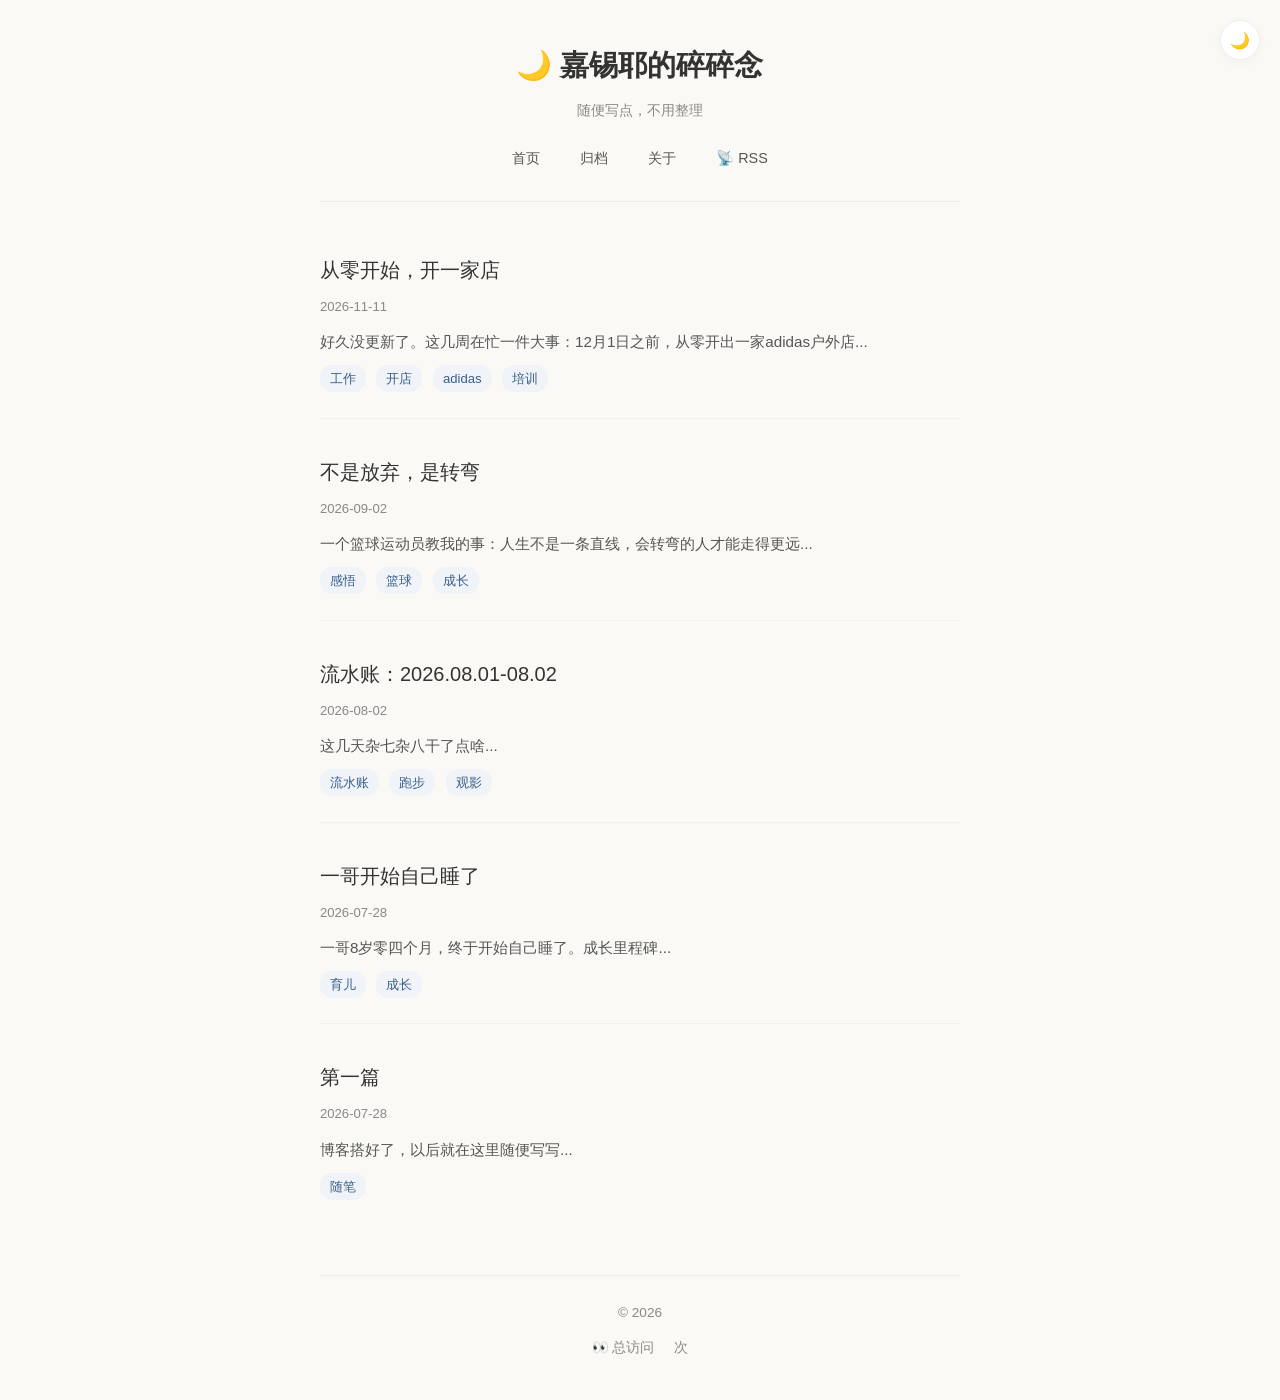
<file: index.html>
<!DOCTYPE html>
<html lang="zh-CN">
<head>
    <meta charset="UTF-8">
    <meta name="viewport" content="width=device-width, initial-scale=1.0">
    <title>嘉锡耶的碎碎念</title>
    <link rel="stylesheet" href="style.css">
    <link rel="alternate" type="application/rss+xml" title="嘉锡耶的碎碎念" href="index.xml" />
    <link rel="icon" href="data:image/svg+xml,<svg xmlns='http://www.w3.org/2000/svg' viewBox='0 0 100 100'><text y='.9em' font-size='90'>🌙</text></svg>">
    
    <!-- Open Graph -->
    <meta property="og:title" content="嘉锡耶的碎碎念">
    <meta property="og:description" content="随便写点，不用整理">
    <meta property="og:url" content="https://sunjiaxi0407.github.io/">
    <meta property="og:type" content="website">
</head>
<body>
    <button id="theme-toggle" title="切换主题">🌙</button>
    
    <div class="container">
        <header>
            <h1>🌙 嘉锡耶的碎碎念</h1>
            <p class="desc">随便写点，不用整理</p>
            <nav>
                <a href="index.html">首页</a>
                <a href="archives.html">归档</a>
                <a href="about.html">关于</a>
                <a href="index.xml">📡 RSS</a>
            </nav>
        </header>

        <main>
            <article class="post">
                <h2><a href="posts/2026-11-11-newstore.html">从零开始，开一家店</a></h2>
                <time>2026-11-11</time>
                <p class="excerpt">好久没更新了。这几周在忙一件大事：12月1日之前，从零开出一家adidas户外店...</p>
                <div class="tags">
                    <span class="tag">工作</span>
                    <span class="tag">开店</span>
                    <span class="tag">adidas</span>
                    <span class="tag">培训</span>
                </div>
            </article>
            
            <article class="post">
                <h2><a href="posts/2026-09-02-pivot.html">不是放弃，是转弯</a></h2>
                <time>2026-09-02</time>
                <p class="excerpt">一个篮球运动员教我的事：人生不是一条直线，会转弯的人才能走得更远...</p>
                <div class="tags">
                    <span class="tag">感悟</span>
                    <span class="tag">篮球</span>
                    <span class="tag">成长</span>
                </div>
            </article>
            
            <article class="post">
                <h2><a href="posts/2026-08-02-daily.html">流水账：2026.08.01-08.02</a></h2>
                <time>2026-08-02</time>
                <p class="excerpt">这几天杂七杂八干了点啥...</p>
                <div class="tags">
                    <span class="tag">流水账</span>
                    <span class="tag">跑步</span>
                    <span class="tag">观影</span>
                </div>
            </article>
            
            <article class="post">
                <h2><a href="posts/2026-07-28-yige.html">一哥开始自己睡了</a></h2>
                <time>2026-07-28</time>
                <p class="excerpt">一哥8岁零四个月，终于开始自己睡了。成长里程碑...</p>
                <div class="tags">
                    <span class="tag">育儿</span>
                    <span class="tag">成长</span>
                </div>
            </article>
            
            <article class="post">
                <h2><a href="posts/2026-07-28-hello.html">第一篇</a></h2>
                <time>2026-07-28</time>
                <p class="excerpt">博客搭好了，以后就在这里随便写写...</p>
                <div class="tags">
                    <span class="tag">随笔</span>
                </div>
            </article>
        </main>

        <footer>
            <p>© 2026</p>
            <div class="stats">
                <span>👀 总访问 <span id="busuanzi_value_site_pv"></span> 次</span>
            </div>
            <script async src="https://busuanzi.ibruce.info/busuanzi/2.3/busuanzi.pure.mini.js"></script>
        </footer>
    </div>
    
    <button id="back-to-top" title="回到顶部">↑</button>
    
    <script>
        // 暗黑模式
        const themeToggle = document.getElementById('theme-toggle');
        const savedTheme = localStorage.getItem('theme');
        if (savedTheme === 'dark') {
            document.documentElement.setAttribute('data-theme', 'dark');
            themeToggle.textContent = '☀️';
        }
        themeToggle.addEventListener('click', () => {
            const isDark = document.documentElement.getAttribute('data-theme') === 'dark';
            if (isDark) {
                document.documentElement.removeAttribute('data-theme');
                localStorage.setItem('theme', 'light');
                themeToggle.textContent = '🌙';
            } else {
                document.documentElement.setAttribute('data-theme', 'dark');
                localStorage.setItem('theme', 'dark');
                themeToggle.textContent = '☀️';
            }
        });
        
        // 回到顶部
        const backToTop = document.getElementById('back-to-top');
        window.addEventListener('scroll', () => {
            if (window.scrollY > 300) {
                backToTop.classList.add('show');
            } else {
                backToTop.classList.remove('show');
            }
        });
        backToTop.addEventListener('click', () => {
            window.scrollTo({ top: 0, behavior: 'smooth' });
        });
    </script>
</body>
</html>
</file>
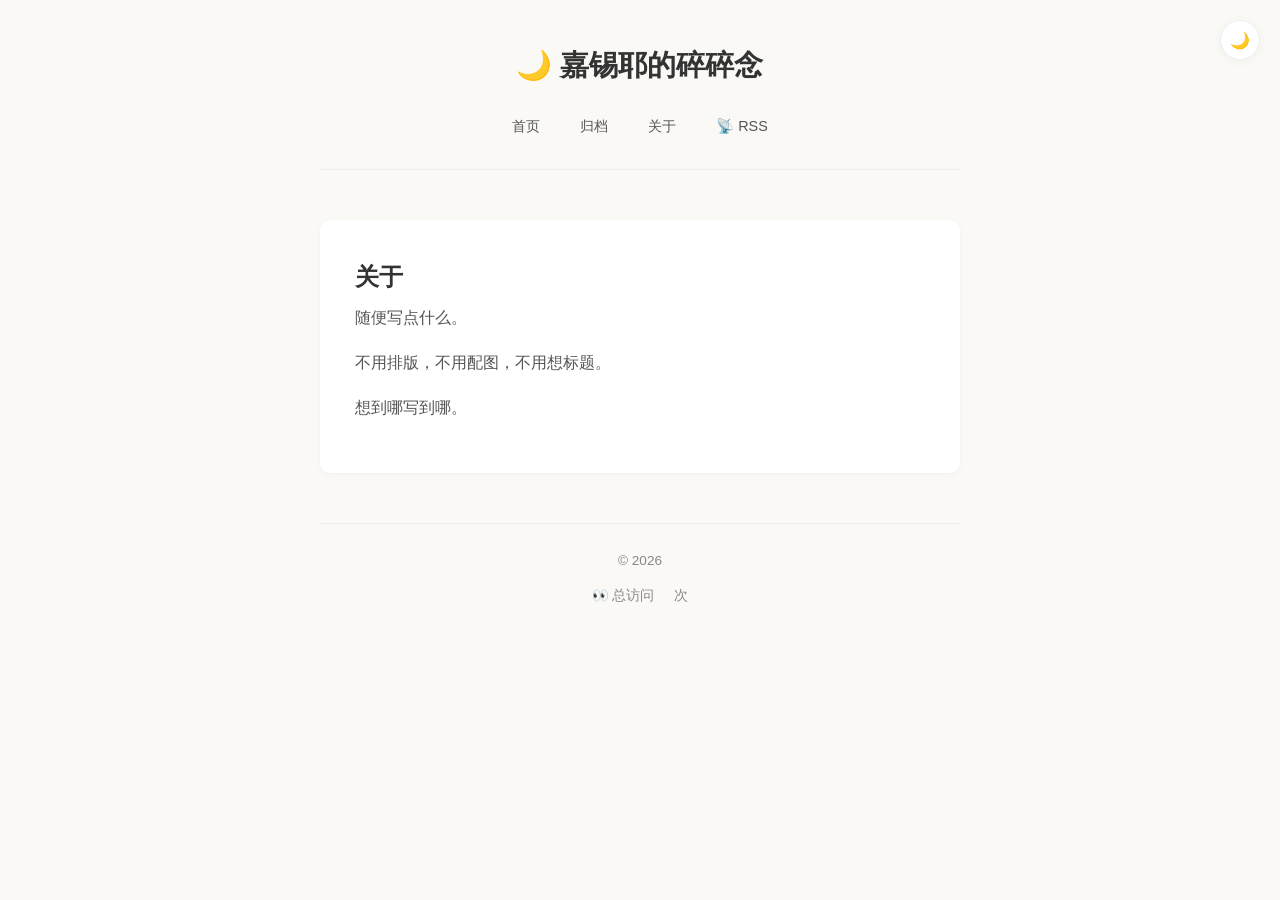
<file: about.html>
<!DOCTYPE html>
<html lang="zh-CN">
<head>
    <meta charset="UTF-8">
    <meta name="viewport" content="width=device-width, initial-scale=1.0">
    <title>关于 - 嘉锡耶的碎碎念</title>
    <link rel="stylesheet" href="style.css">
    <link rel="alternate" type="application/rss+xml" title="嘉锡耶的碎碎念" href="index.xml" />
    <link rel="icon" href="data:image/svg+xml,<svg xmlns='http://www.w3.org/2000/svg' viewBox='0 0 100 100'><text y='.9em' font-size='90'>🌙</text></svg>">
    
    <!-- Open Graph -->
    <meta property="og:title" content="关于 - 嘉锡耶的碎碎念">
    <meta property="og:description" content="随便写点，不用整理">
    <meta property="og:url" content="https://sunjiaxi0407.github.io/about.html">
    <meta property="og:type" content="website">
</head>
<body>
    <button id="theme-toggle" title="切换主题">🌙</button>
    
    <div class="container">
        <header>
            <h1>🌙 嘉锡耶的碎碎念</h1>
            <nav>
                <a href="index.html">首页</a>
                <a href="archives.html">归档</a>
                <a href="about.html">关于</a>
                <a href="index.xml">📡 RSS</a>
            </nav>
        </header>

        <article class="content">
            <h1>关于</h1>
            <p>随便写点什么。</p>
            <p>不用排版，不用配图，不用想标题。</p>
            <p>想到哪写到哪。</p>
        </article>

        <footer>
            <p>© 2026</p>
            <div class="stats">
                <span>👀 总访问 <span id="busuanzi_value_site_pv"></span> 次</span>
            </div>
            <script async src="https://busuanzi.ibruce.info/busuanzi/2.3/busuanzi.pure.mini.js"></script>
        </footer>
    </div>
    
    <button id="back-to-top" title="回到顶部">↑</button>
    
    <script>
        const themeToggle = document.getElementById('theme-toggle');
        const savedTheme = localStorage.getItem('theme');
        if (savedTheme === 'dark') {
            document.documentElement.setAttribute('data-theme', 'dark');
            themeToggle.textContent = '☀️';
        }
        themeToggle.addEventListener('click', () => {
            const isDark = document.documentElement.getAttribute('data-theme') === 'dark';
            if (isDark) {
                document.documentElement.removeAttribute('data-theme');
                localStorage.setItem('theme', 'light');
                themeToggle.textContent = '🌙';
            } else {
                document.documentElement.setAttribute('data-theme', 'dark');
                localStorage.setItem('theme', 'dark');
                themeToggle.textContent = '☀️';
            }
        });
        
        const backToTop = document.getElementById('back-to-top');
        window.addEventListener('scroll', () => {
            if (window.scrollY > 300) {
                backToTop.classList.add('show');
            } else {
                backToTop.classList.remove('show');
            }
        });
        backToTop.addEventListener('click', () => {
            window.scrollTo({ top: 0, behavior: 'smooth' });
        });
    </script>
</body>
</html>
</file>
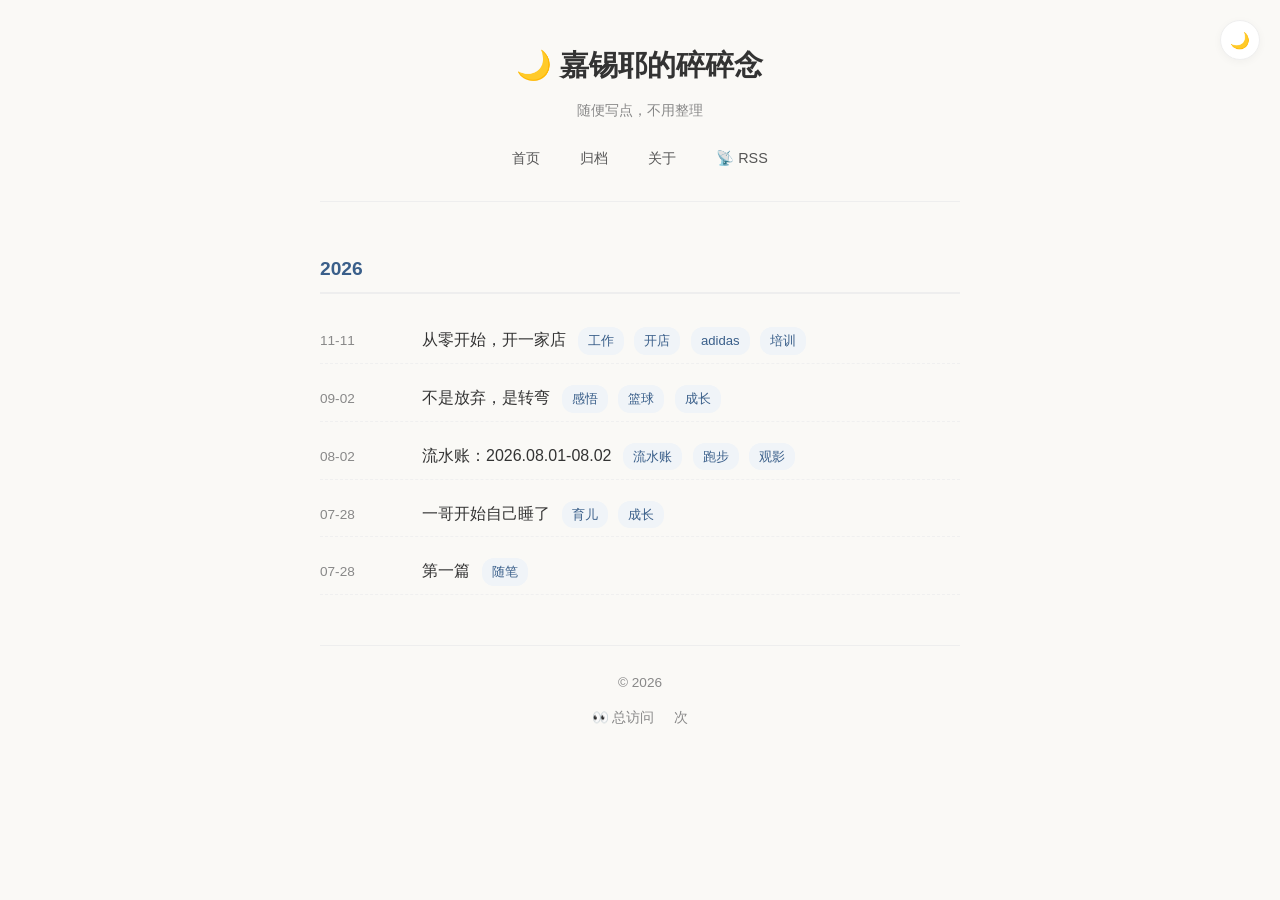
<file: archives.html>
<!DOCTYPE html>
<html lang="zh-CN">
<head>
    <meta charset="UTF-8">
    <meta name="viewport" content="width=device-width, initial-scale=1.0">
    <title>归档 - 嘉锡耶的碎碎念</title>
    <link rel="stylesheet" href="style.css">
    <link rel="alternate" type="application/rss+xml" title="嘉锡耶的碎碎念" href="index.xml" />
    <link rel="icon" href="data:image/svg+xml,<svg xmlns='http://www.w3.org/2000/svg' viewBox='0 0 100 100'><text y='.9em' font-size='90'>🌙</text></svg>">
    
    <!-- Open Graph -->
    <meta property="og:title" content="归档 - 嘉锡耶的碎碎念">
    <meta property="og:description" content="随便写点，不用整理">
    <meta property="og:url" content="https://sunjiaxi0407.github.io/archives.html">
    <meta property="og:type" content="website">
</head>
<body>
    <button id="theme-toggle" title="切换主题">🌙</button>
    
    <div class="container">
        <header>
            <h1>🌙 嘉锡耶的碎碎念</h1>
            <p class="desc">随便写点，不用整理</p>
            <nav>
                <a href="index.html">首页</a>
                <a href="archives.html">归档</a>
                <a href="about.html">关于</a>
                <a href="index.xml">📡 RSS</a>
            </nav>
        </header>

        <main>
            <div class="archive-year">
                <h2>2026</h2>
                <ul class="archive-list">
                    <li>
                        <time>11-11</time>
                        <a href="posts/2026-11-11-newstore.html">从零开始，开一家店</a>
                        <span class="tags">
                            <span class="tag">工作</span>
                            <span class="tag">开店</span>
                            <span class="tag">adidas</span>
                            <span class="tag">培训</span>
                        </span>
                    </li>
                    <li>
                        <time>09-02</time>
                        <a href="posts/2026-09-02-pivot.html">不是放弃，是转弯</a>
                        <span class="tags">
                            <span class="tag">感悟</span>
                            <span class="tag">篮球</span>
                            <span class="tag">成长</span>
                        </span>
                    </li>
                    <li>
                        <time>08-02</time>
                        <a href="posts/2026-08-02-daily.html">流水账：2026.08.01-08.02</a>
                        <span class="tags">
                            <span class="tag">流水账</span>
                            <span class="tag">跑步</span>
                            <span class="tag">观影</span>
                        </span>
                    </li>
                    <li>
                        <time>07-28</time>
                        <a href="posts/2026-07-28-yige.html">一哥开始自己睡了</a>
                        <span class="tags">
                            <span class="tag">育儿</span>
                            <span class="tag">成长</span>
                        </span>
                    </li>
                    <li>
                        <time>07-28</time>
                        <a href="posts/2026-07-28-hello.html">第一篇</a>
                        <span class="tags">
                            <span class="tag">随笔</span>
                        </span>
                    </li>
                </ul>
            </div>
        </main>

        <footer>
            <p>© 2026</p>
            <div class="stats">
                <span>👀 总访问 <span id="busuanzi_value_site_pv"></span> 次</span>
            </div>
            <script async src="https://busuanzi.ibruce.info/busuanzi/2.3/busuanzi.pure.mini.js"></script>
        </footer>
    </div>
    
    <button id="back-to-top" title="回到顶部">↑</button>
    
    <script>
        // 暗黑模式
        const themeToggle = document.getElementById('theme-toggle');
        const savedTheme = localStorage.getItem('theme');
        if (savedTheme === 'dark') {
            document.documentElement.setAttribute('data-theme', 'dark');
            themeToggle.textContent = '☀️';
        }
        themeToggle.addEventListener('click', () => {
            const isDark = document.documentElement.getAttribute('data-theme') === 'dark';
            if (isDark) {
                document.documentElement.removeAttribute('data-theme');
                localStorage.setItem('theme', 'light');
                themeToggle.textContent = '🌙';
            } else {
                document.documentElement.setAttribute('data-theme', 'dark');
                localStorage.setItem('theme', 'dark');
                themeToggle.textContent = '☀️';
            }
        });
        
        // 回到顶部
        const backToTop = document.getElementById('back-to-top');
        window.addEventListener('scroll', () => {
            if (window.scrollY > 300) {
                backToTop.classList.add('show');
            } else {
                backToTop.classList.remove('show');
            }
        });
        backToTop.addEventListener('click', () => {
            window.scrollTo({ top: 0, behavior: 'smooth' });
        });
    </script>
</body>
</html>
</file>
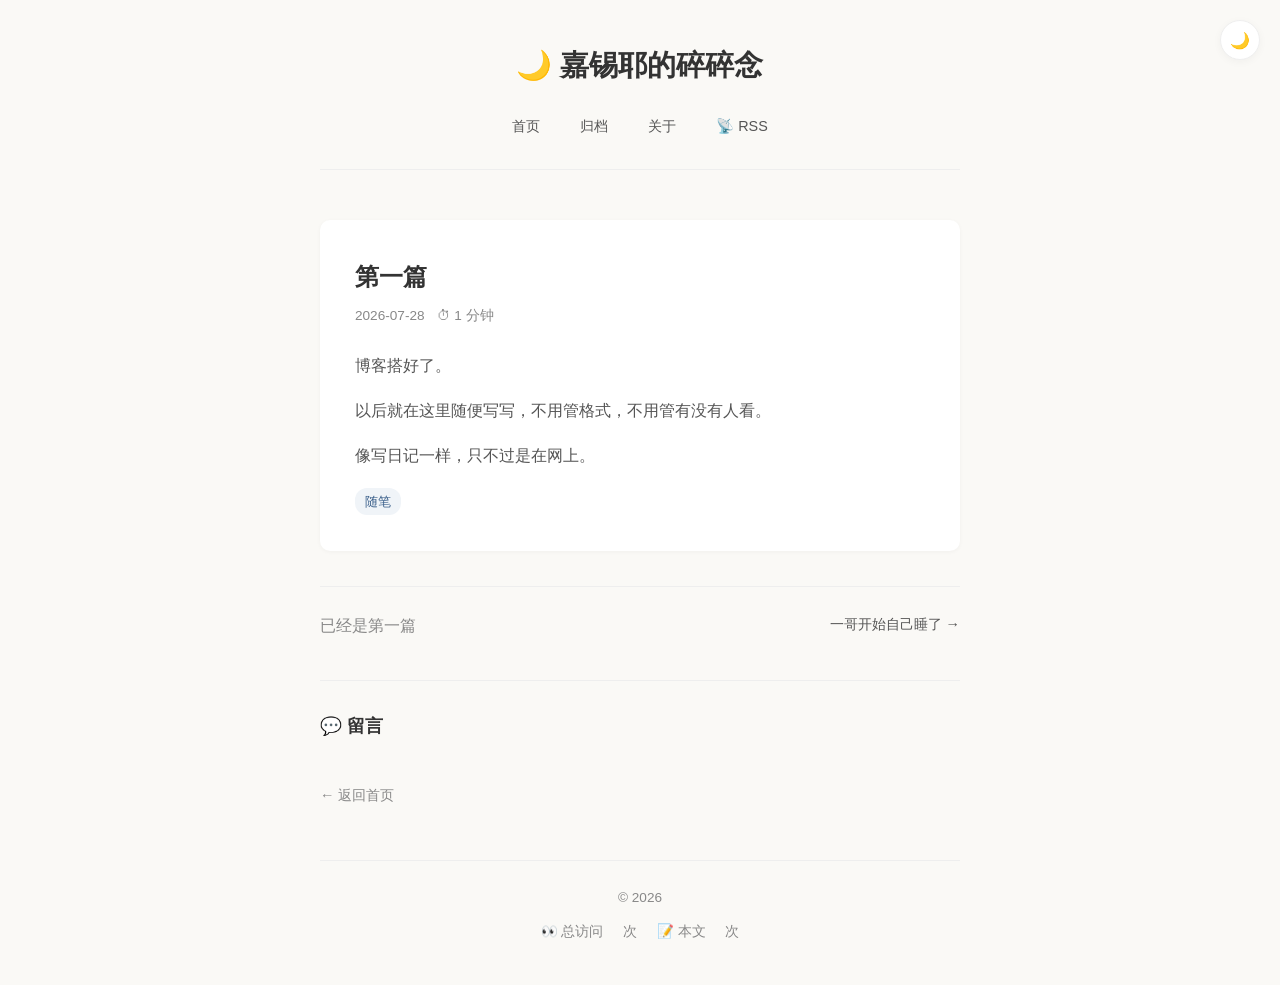
<file: posts/2026-07-28-hello.html>
<!DOCTYPE html>
<html lang="zh-CN">
<head>
    <meta charset="UTF-8">
    <meta name="viewport" content="width=device-width, initial-scale=1.0">
    <title>第一篇 - 嘉锡耶的碎碎念</title>
    <link rel="stylesheet" href="../style.css">
    <link rel="alternate" type="application/rss+xml" title="嘉锡耶的碎碎念" href="../index.xml" />
    <link rel="icon" href="data:image/svg+xml,<svg xmlns='http://www.w3.org/2000/svg' viewBox='0 0 100 100'><text y='.9em' font-size='90'>🌙</text></svg>">
    
    <!-- Open Graph -->
    <meta property="og:title" content="第一篇 - 嘉锡耶的碎碎念">
    <meta property="og:description" content="博客搭好了，以后就在这里随便写写">
    <meta property="og:url" content="https://sunjiaxi0407.github.io/posts/2026-07-28-hello.html">
    <meta property="og:type" content="article">
</head>
<body>
    <button id="theme-toggle" title="切换主题">🌙</button>
    
    <div class="container">
        <header>
            <h1>🌙 嘉锡耶的碎碎念</h1>
            <nav>
                <a href="../index.html">首页</a>
                <a href="../archives.html">归档</a>
                <a href="../about.html">关于</a>
                <a href="../index.xml">📡 RSS</a>
            </nav>
        </header>

        <article class="content">
            <h1>第一篇</h1>
            <div class="meta">
                <time>2026-07-28</time>
                <span class="read-time">1 分钟</span>
            </div>
            <p>博客搭好了。</p>
            <p>以后就在这里随便写写，不用管格式，不用管有没有人看。</p>
            <p>像写日记一样，只不过是在网上。</p>
            
            <div class="tags">
                <span class="tag">随笔</span>
            </div>
        </article>

        <div class="post-nav">
            <span class="empty">已经是第一篇</span>
            <a href="2026-07-28-yige.html" class="next">一哥开始自己睡了</a>
        </div>

        <div class="comments">
            <h3>💬 留言</h3>
            <script src="https://utteranc.es/client.js"
                repo="Sunjiaxi0407/Sunjiaxi0407.github.io"
                issue-term="pathname"
                theme="preferred-color-scheme"
                crossorigin="anonymous"
                async>
            </script>
        </div>

        <a href="../index.html" class="back">← 返回首页</a>

        <footer>
            <p>© 2026</p>
            <div class="stats">
                <span>👀 总访问 <span id="busuanzi_value_site_pv"></span> 次</span>
                <span>📝 本文 <span id="busuanzi_value_page_pv"></span> 次</span>
            </div>
            <script async src="https://busuanzi.ibruce.info/busuanzi/2.3/busuanzi.pure.mini.js"></script>
        </footer>
    </div>
    
    <button id="back-to-top" title="回到顶部">↑</button>
    
    <script>
        const themeToggle = document.getElementById('theme-toggle');
        const savedTheme = localStorage.getItem('theme');
        if (savedTheme === 'dark') {
            document.documentElement.setAttribute('data-theme', 'dark');
            themeToggle.textContent = '☀️';
        }
        themeToggle.addEventListener('click', () => {
            const isDark = document.documentElement.getAttribute('data-theme') === 'dark';
            if (isDark) {
                document.documentElement.removeAttribute('data-theme');
                localStorage.setItem('theme', 'light');
                themeToggle.textContent = '🌙';
            } else {
                document.documentElement.setAttribute('data-theme', 'dark');
                localStorage.setItem('theme', 'dark');
                themeToggle.textContent = '☀️';
            }
        });
        
        const backToTop = document.getElementById('back-to-top');
        window.addEventListener('scroll', () => {
            if (window.scrollY > 300) {
                backToTop.classList.add('show');
            } else {
                backToTop.classList.remove('show');
            }
        });
        backToTop.addEventListener('click', () => {
            window.scrollTo({ top: 0, behavior: 'smooth' });
        });
    </script>
</body>
</html>
</file>
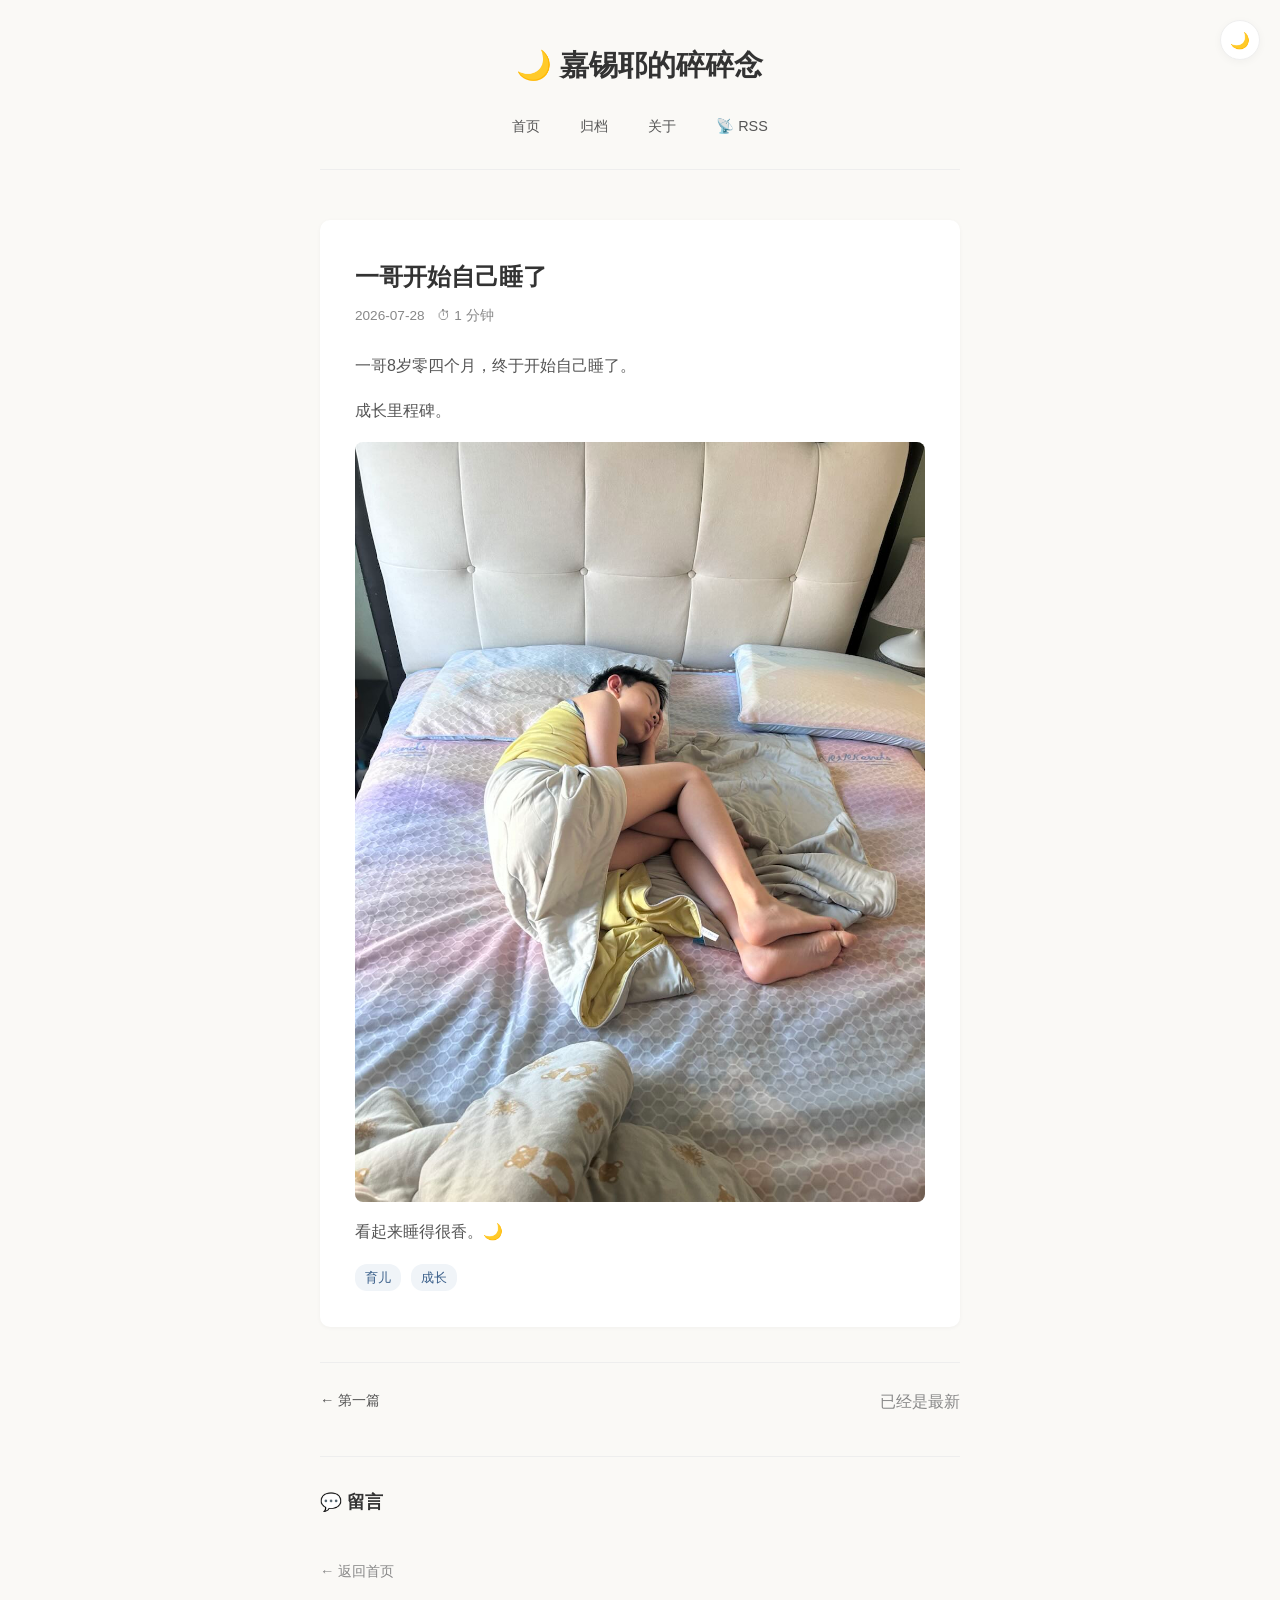
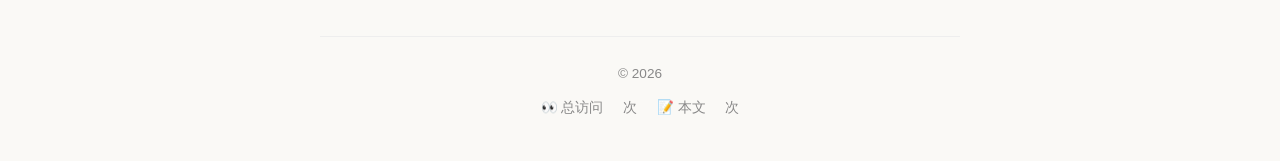
<file: posts/2026-07-28-yige.html>
<!DOCTYPE html>
<html lang="zh-CN">
<head>
    <meta charset="UTF-8">
    <meta name="viewport" content="width=device-width, initial-scale=1.0">
    <title>一哥开始自己睡了 - 嘉锡耶的碎碎念</title>
    <link rel="stylesheet" href="../style.css">
    <link rel="alternate" type="application/rss+xml" title="嘉锡耶的碎碎念" href="../index.xml" />
    <link rel="icon" href="data:image/svg+xml,<svg xmlns='http://www.w3.org/2000/svg' viewBox='0 0 100 100'><text y='.9em' font-size='90'>🌙</text></svg>">
    
    <!-- Open Graph -->
    <meta property="og:title" content="一哥开始自己睡了 - 嘉锡耶的碎碎念">
    <meta property="og:description" content="一哥8岁零四个月，终于开始自己睡了。成长里程碑。">
    <meta property="og:url" content="https://sunjiaxi0407.github.io/posts/2026-07-28-yige.html">
    <meta property="og:type" content="article">
    <meta property="og:image" content="https://sunjiaxi0407.github.io/images/2026-07-28-yige.jpg">
</head>
<body>
    <button id="theme-toggle" title="切换主题">🌙</button>
    
    <div class="container">
        <header>
            <h1>🌙 嘉锡耶的碎碎念</h1>
            <nav>
                <a href="../index.html">首页</a>
                <a href="../archives.html">归档</a>
                <a href="../about.html">关于</a>
                <a href="../index.xml">📡 RSS</a>
            </nav>
        </header>

        <article class="content">
            <h1>一哥开始自己睡了</h1>
            <div class="meta">
                <time>2026-07-28</time>
                <span class="read-time">1 分钟</span>
            </div>
            <p>一哥8岁零四个月，终于开始自己睡了。</p>
            <p>成长里程碑。</p>
            <img src="../images/2026-07-28-yige.jpg" alt="一哥自己睡">
            <p>看起来睡得很香。🌙</p>
            
            <div class="tags">
                <span class="tag">育儿</span>
                <span class="tag">成长</span>
            </div>
        </article>

        <div class="post-nav">
            <a href="2026-07-28-hello.html" class="prev">第一篇</a>
            <span class="empty">已经是最新</span>
        </div>

        <div class="comments">
            <h3>💬 留言</h3>
            <script src="https://utteranc.es/client.js"
                repo="Sunjiaxi0407/Sunjiaxi0407.github.io"
                issue-term="pathname"
                theme="preferred-color-scheme"
                crossorigin="anonymous"
                async>
            </script>
        </div>

        <a href="../index.html" class="back">← 返回首页</a>

        <footer>
            <p>© 2026</p>
            <div class="stats">
                <span>👀 总访问 <span id="busuanzi_value_site_pv"></span> 次</span>
                <span>📝 本文 <span id="busuanzi_value_page_pv"></span> 次</span>
            </div>
            <script async src="https://busuanzi.ibruce.info/busuanzi/2.3/busuanzi.pure.mini.js"></script>
        </footer>
    </div>
    
    <button id="back-to-top" title="回到顶部">↑</button>
    
    <script>
        const themeToggle = document.getElementById('theme-toggle');
        const savedTheme = localStorage.getItem('theme');
        if (savedTheme === 'dark') {
            document.documentElement.setAttribute('data-theme', 'dark');
            themeToggle.textContent = '☀️';
        }
        themeToggle.addEventListener('click', () => {
            const isDark = document.documentElement.getAttribute('data-theme') === 'dark';
            if (isDark) {
                document.documentElement.removeAttribute('data-theme');
                localStorage.setItem('theme', 'light');
                themeToggle.textContent = '🌙';
            } else {
                document.documentElement.setAttribute('data-theme', 'dark');
                localStorage.setItem('theme', 'dark');
                themeToggle.textContent = '☀️';
            }
        });
        
        const backToTop = document.getElementById('back-to-top');
        window.addEventListener('scroll', () => {
            if (window.scrollY > 300) {
                backToTop.classList.add('show');
            } else {
                backToTop.classList.remove('show');
            }
        });
        backToTop.addEventListener('click', () => {
            window.scrollTo({ top: 0, behavior: 'smooth' });
        });
    </script>
</body>
</html>
</file>
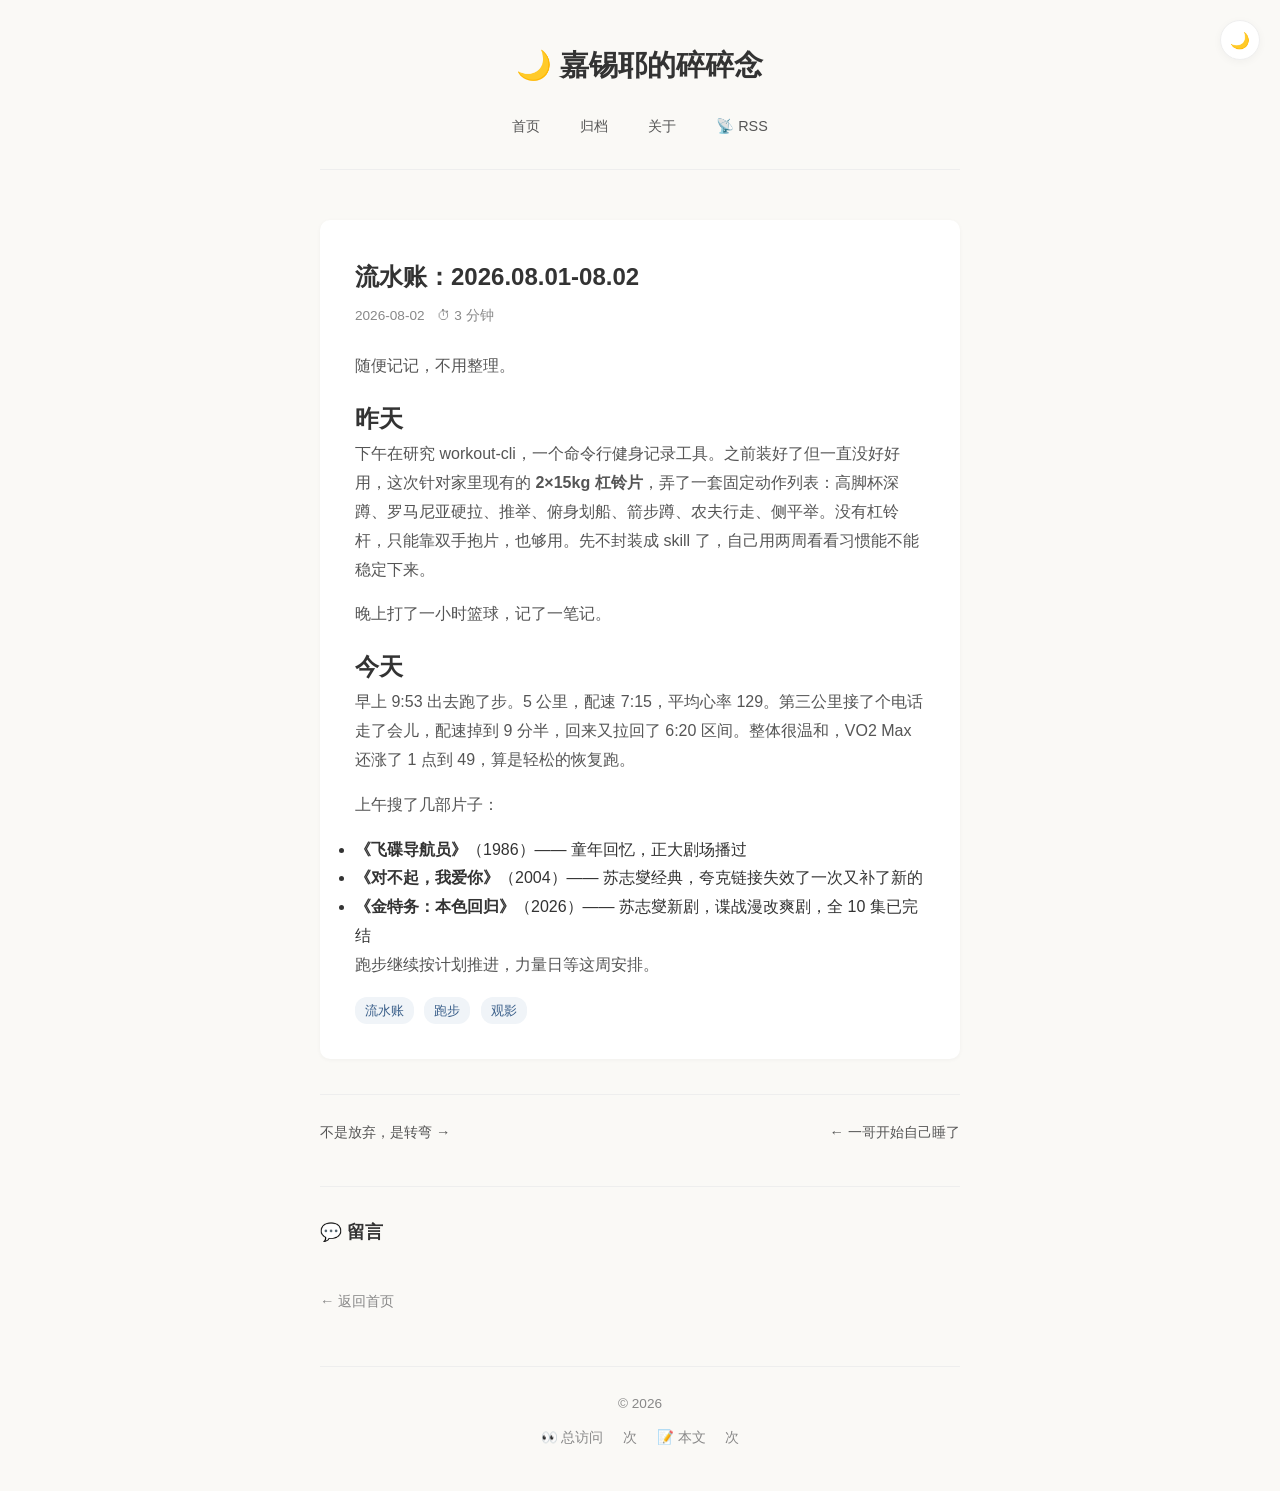
<file: posts/2026-08-02-daily.html>
<!DOCTYPE html>
<html lang="zh-CN">
<head>
    <meta charset="UTF-8">
    <meta name="viewport" content="width=device-width, initial-scale=1.0">
    <title>流水账：2026.08.01-08.02 - 嘉锡耶的碎碎念</title>
    <link rel="stylesheet" href="../style.css">
    <link rel="alternate" type="application/rss+xml" title="嘉锡耶的碎碎念" href="../index.xml" />
    <link rel="icon" href="data:image/svg+xml,<svg xmlns='http://www.w3.org/2000/svg' viewBox='0 0 100 100'><text y='.9em' font-size='90'>🌙</text></svg>">
    
    <!-- Open Graph -->
    <meta property="og:title" content="流水账：2026.08.01-08.02 - 嘉锡耶的碎碎念">
    <meta property="og:description" content="这几天杂七杂八干了点啥">
    <meta property="og:url" content="https://sunjiaxi0407.github.io/posts/2026-08-02-daily.html">
    <meta property="og:type" content="article">
</head>
<body>
    <button id="theme-toggle" title="切换主题">🌙</button>
    
    <div class="container">
        <header>
            <h1>🌙 嘉锡耶的碎碎念</h1>
            <nav>
                <a href="../index.html">首页</a>
                <a href="../archives.html">归档</a>
                <a href="../about.html">关于</a>
                <a href="../index.xml">📡 RSS</a>
            </nav>
        </header>

        <article class="content">
            <h1>流水账：2026.08.01-08.02</h1>
            <div class="meta">
                <time>2026-08-02</time>
                <span class="read-time">3 分钟</span>
            </div>
            
            <p>随便记记，不用整理。</p>
            
            <h2>昨天</h2>
            <p>下午在研究 workout-cli，一个命令行健身记录工具。之前装好了但一直没好好用，这次针对家里现有的 <strong>2×15kg 杠铃片</strong>，弄了一套固定动作列表：高脚杯深蹲、罗马尼亚硬拉、推举、俯身划船、箭步蹲、农夫行走、侧平举。没有杠铃杆，只能靠双手抱片，也够用。先不封装成 skill 了，自己用两周看看习惯能不能稳定下来。</p>
            <p>晚上打了一小时篮球，记了一笔记。</p>
            
            <h2>今天</h2>
            <p>早上 9:53 出去跑了步。5 公里，配速 7:15，平均心率 129。第三公里接了个电话走了会儿，配速掉到 9 分半，回来又拉回了 6:20 区间。整体很温和，VO2 Max 还涨了 1 点到 49，算是轻松的恢复跑。</p>
            <p>上午搜了几部片子：</p>
            <ul>
                <li><strong>《飞碟导航员》</strong>（1986）—— 童年回忆，正大剧场播过</li>
                <li><strong>《对不起，我爱你》</strong>（2004）—— 苏志燮经典，夸克链接失效了一次又补了新的</li>
                <li><strong>《金特务：本色回归》</strong>（2026）—— 苏志燮新剧，谍战漫改爽剧，全 10 集已完结</li>
            </ul>
            <p>跑步继续按计划推进，力量日等这周安排。</p>
            
            <div class="tags">
                <span class="tag">流水账</span>
                <span class="tag">跑步</span>
                <span class="tag">观影</span>
            </div>
        </article>

        <div class="post-nav">
            <a href="2026-09-02-pivot.html" class="next">不是放弃，是转弯</a>
            <a href="2026-07-28-yige.html" class="prev">一哥开始自己睡了</a>
        </div>

        <div class="comments">
            <h3>💬 留言</h3>
            <script src="https://utteranc.es/client.js"
                repo="Sunjiaxi0407/Sunjiaxi0407.github.io"
                issue-term="pathname"
                theme="preferred-color-scheme"
                crossorigin="anonymous"
                async>
            </script>
        </div>

        <a href="../index.html" class="back">← 返回首页</a>

        <footer>
            <p>© 2026</p>
            <div class="stats">
                <span>👀 总访问 <span id="busuanzi_value_site_pv"></span> 次</span>
                <span>📝 本文 <span id="busuanzi_value_page_pv"></span> 次</span>
            </div>
            <script async src="https://busuanzi.ibruce.info/busuanzi/2.3/busuanzi.pure.mini.js"></script>
        </footer>
    </div>
    
    <button id="back-to-top" title="回到顶部">↑</button>
    
    <script>
        const themeToggle = document.getElementById('theme-toggle');
        const savedTheme = localStorage.getItem('theme');
        if (savedTheme === 'dark') {
            document.documentElement.setAttribute('data-theme', 'dark');
            themeToggle.textContent = '☀️';
        }
        themeToggle.addEventListener('click', () => {
            const isDark = document.documentElement.getAttribute('data-theme') === 'dark';
            if (isDark) {
                document.documentElement.removeAttribute('data-theme');
                localStorage.setItem('theme', 'light');
                themeToggle.textContent = '🌙';
            } else {
                document.documentElement.setAttribute('data-theme', 'dark');
                localStorage.setItem('theme', 'dark');
                themeToggle.textContent = '☀️';
            }
        });
        
        const backToTop = document.getElementById('back-to-top');
        window.addEventListener('scroll', () => {
            if (window.scrollY > 300) {
                backToTop.classList.add('show');
            } else {
                backToTop.classList.remove('show');
            }
        });
        backToTop.addEventListener('click', () => {
            window.scrollTo({ top: 0, behavior: 'smooth' });
        });
    </script>
</body>
</html>
</file>
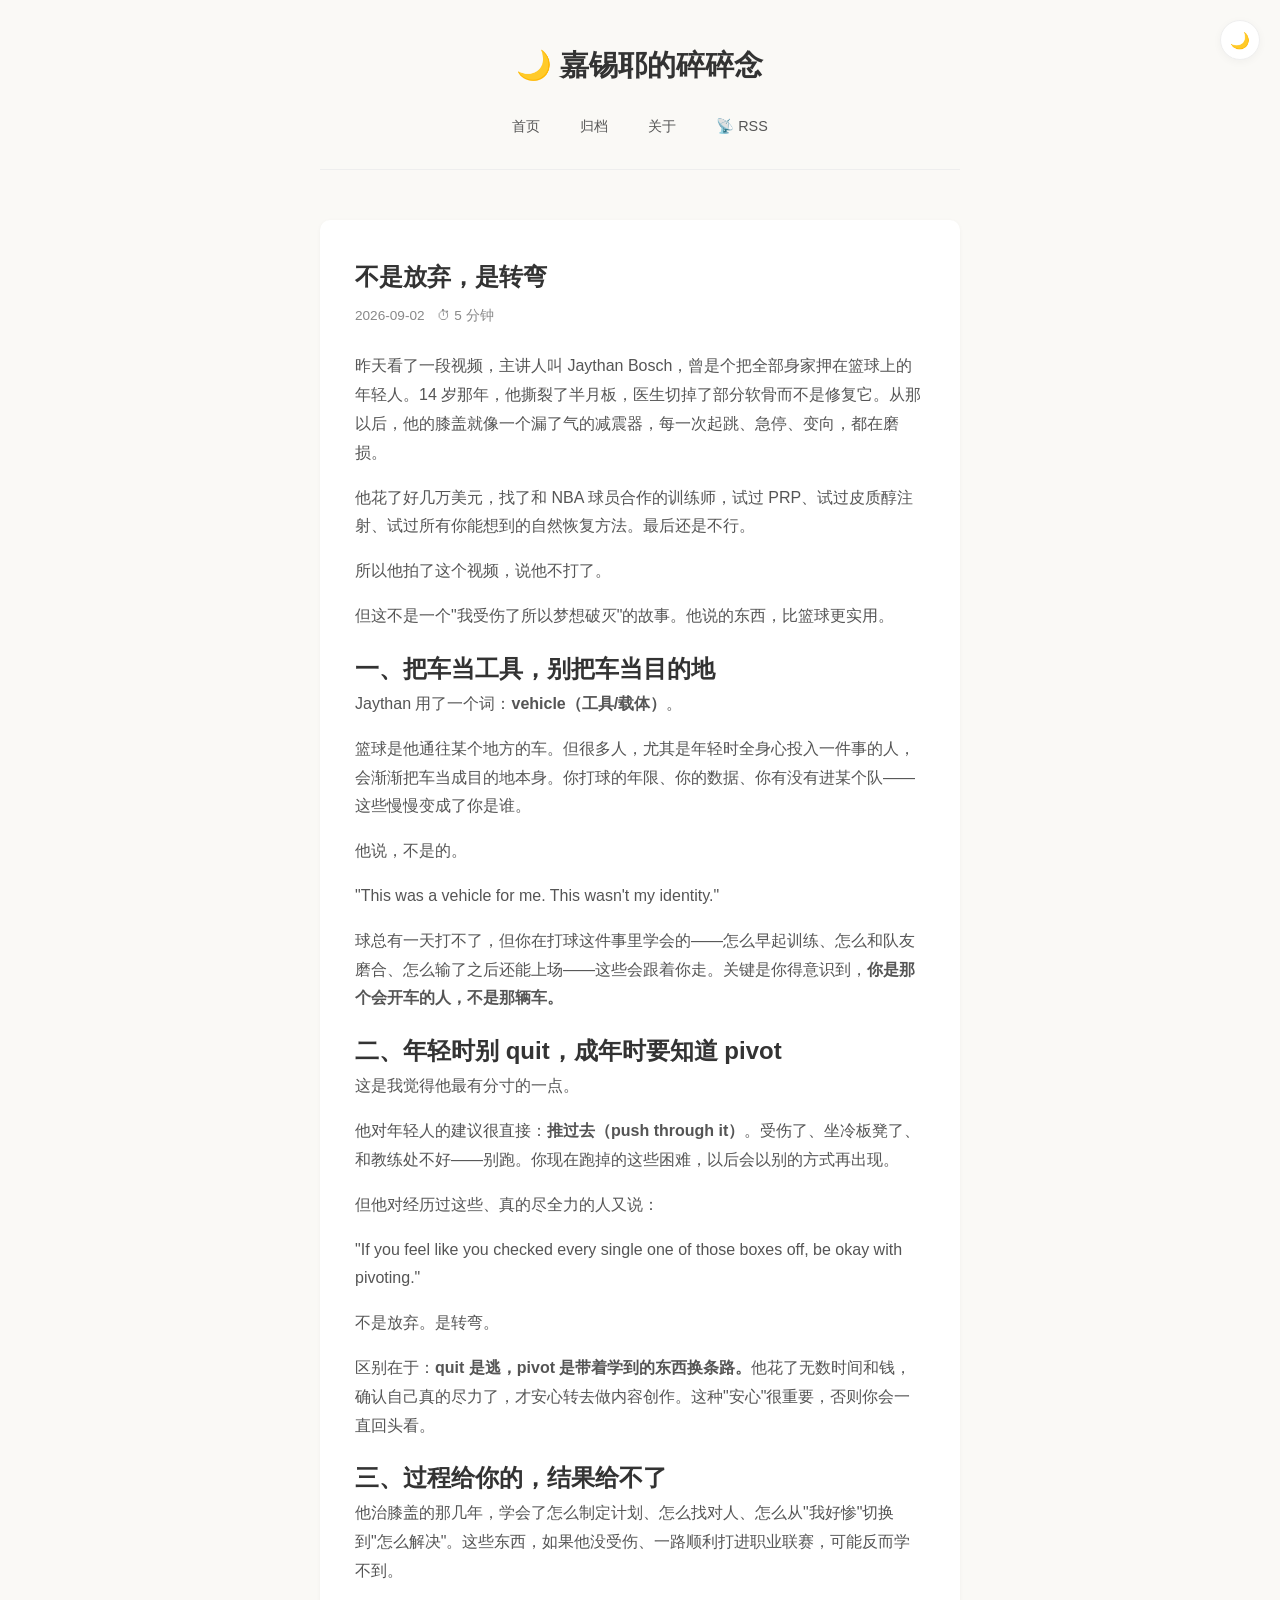
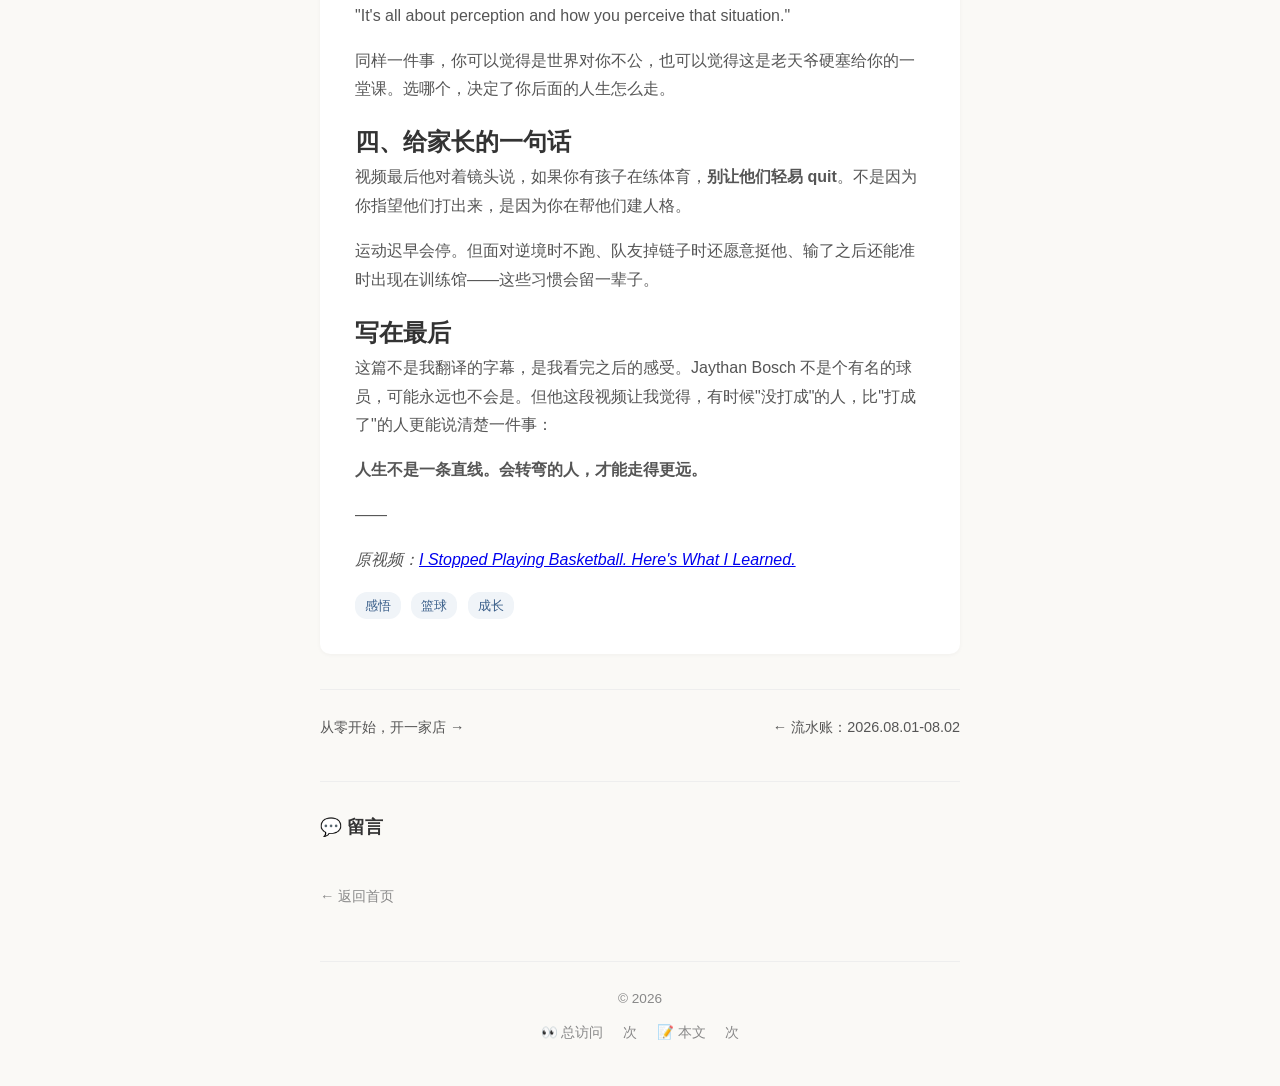
<file: posts/2026-09-02-pivot.html>
<!DOCTYPE html>
<html lang="zh-CN">
<head>
    <meta charset="UTF-8">
    <meta name="viewport" content="width=device-width, initial-scale=1.0">
    <title>不是放弃，是转弯 - 嘉锡耶的碎碎念</title>
    <link rel="stylesheet" href="../style.css">
    <link rel="alternate" type="application/rss+xml" title="嘉锡耶的碎碎念" href="../index.xml" />
    <link rel="icon" href="data:image/svg+xml,<svg xmlns='http://www.w3.org/2000/svg' viewBox='0 0 100 100'><text y='.9em' font-size='90'>🌙</text></svg>">
    
    <!-- Open Graph -->
    <meta property="og:title" content="不是放弃，是转弯 - 嘉锡耶的碎碎念">
    <meta property="og:description" content="一个篮球运动员教我的事">
    <meta property="og:url" content="https://sunjiaxi0407.github.io/posts/2026-09-02-pivot.html">
    <meta property="og:type" content="article">
</head>
<body>
    <button id="theme-toggle" title="切换主题">🌙</button>
    
    <div class="container">
        <header>
            <h1>🌙 嘉锡耶的碎碎念</h1>
            <nav>
                <a href="../index.html">首页</a>
                <a href="../archives.html">归档</a>
                <a href="../about.html">关于</a>
                <a href="../index.xml">📡 RSS</a>
            </nav>
        </header>

        <article class="content">
            <h1>不是放弃，是转弯</h1>
            <div class="meta">
                <time>2026-09-02</time>
                <span class="read-time">5 分钟</span>
            </div>
            
            <p>昨天看了一段视频，主讲人叫 Jaythan Bosch，曾是个把全部身家押在篮球上的年轻人。14 岁那年，他撕裂了半月板，医生切掉了部分软骨而不是修复它。从那以后，他的膝盖就像一个漏了气的减震器，每一次起跳、急停、变向，都在磨损。</p>
            
            <p>他花了好几万美元，找了和 NBA 球员合作的训练师，试过 PRP、试过皮质醇注射、试过所有你能想到的自然恢复方法。最后还是不行。</p>
            
            <p>所以他拍了这个视频，说他不打了。</p>
            
            <p>但这不是一个"我受伤了所以梦想破灭"的故事。他说的东西，比篮球更实用。</p>
            
            <h2>一、把车当工具，别把车当目的地</h2>
            
            <p>Jaythan 用了一个词：<strong>vehicle（工具/载体）</strong>。</p>
            
            <p>篮球是他通往某个地方的车。但很多人，尤其是年轻时全身心投入一件事的人，会渐渐把车当成目的地本身。你打球的年限、你的数据、你有没有进某个队——这些慢慢变成了你是谁。</p>
            
            <p>他说，不是的。</p>
            
            <blockquote>
                <p>"This was a vehicle for me. This wasn't my identity."</p>
            </blockquote>
            
            <p>球总有一天打不了，但你在打球这件事里学会的——怎么早起训练、怎么和队友磨合、怎么输了之后还能上场——这些会跟着你走。关键是你得意识到，<strong>你是那个会开车的人，不是那辆车。</strong></p>
            
            <h2>二、年轻时别 quit，成年时要知道 pivot</h2>
            
            <p>这是我觉得他最有分寸的一点。</p>
            
            <p>他对年轻人的建议很直接：<strong>推过去（push through it）</strong>。受伤了、坐冷板凳了、和教练处不好——别跑。你现在跑掉的这些困难，以后会以别的方式再出现。</p>
            
            <p>但他对经历过这些、真的尽全力的人又说：</p>
            
            <blockquote>
                <p>"If you feel like you checked every single one of those boxes off, be okay with pivoting."</p>
            </blockquote>
            
            <p>不是放弃。是转弯。</p>
            
            <p>区别在于：<strong>quit 是逃，pivot 是带着学到的东西换条路。</strong>他花了无数时间和钱，确认自己真的尽力了，才安心转去做内容创作。这种"安心"很重要，否则你会一直回头看。</p>
            
            <h2>三、过程给你的，结果给不了</h2>
            
            <p>他治膝盖的那几年，学会了怎么制定计划、怎么找对人、怎么从"我好惨"切换到"怎么解决"。这些东西，如果他没受伤、一路顺利打进职业联赛，可能反而学不到。</p>
            
            <blockquote>
                <p>"It's all about perception and how you perceive that situation."</p>
            </blockquote>
            
            <p>同样一件事，你可以觉得是世界对你不公，也可以觉得这是老天爷硬塞给你的一堂课。选哪个，决定了你后面的人生怎么走。</p>
            
            <h2>四、给家长的一句话</h2>
            
            <p>视频最后他对着镜头说，如果你有孩子在练体育，<strong>别让他们轻易 quit</strong>。不是因为你指望他们打出来，是因为你在帮他们建人格。</p>
            
            <p>运动迟早会停。但面对逆境时不跑、队友掉链子时还愿意挺他、输了之后还能准时出现在训练馆——这些习惯会留一辈子。</p>
            
            <h2>写在最后</h2>
            
            <p>这篇不是我翻译的字幕，是我看完之后的感受。Jaythan Bosch 不是个有名的球员，可能永远也不会是。但他这段视频让我觉得，有时候"没打成"的人，比"打成了"的人更能说清楚一件事：</p>
            
            <p><strong>人生不是一条直线。会转弯的人，才能走得更远。</strong></p>
            
            <p>——</p>
            <p><em>原视频：<a href="https://youtu.be/7dF9pIQ3eTs">I Stopped Playing Basketball. Here's What I Learned.</a></em></p>
            
            <div class="tags">
                <span class="tag">感悟</span>
                <span class="tag">篮球</span>
                <span class="tag">成长</span>
            </div>
        </article>

        <div class="post-nav">
            <a href="2026-11-11-newstore.html" class="next">从零开始，开一家店</a>
            <a href="2026-08-02-daily.html" class="prev">流水账：2026.08.01-08.02</a>
        </div>

        <div class="comments">
            <h3>💬 留言</h3>
            <script src="https://utteranc.es/client.js"
                repo="Sunjiaxi0407/Sunjiaxi0407.github.io"
                issue-term="pathname"
                theme="preferred-color-scheme"
                crossorigin="anonymous"
                async>
            </script>
        </div>

        <a href="../index.html" class="back">← 返回首页</a>

        <footer>
            <p>© 2026</p>
            <div class="stats">
                <span>👀 总访问 <span id="busuanzi_value_site_pv"></span> 次</span>
                <span>📝 本文 <span id="busuanzi_value_page_pv"></span> 次</span>
            </div>
            <script async src="https://busuanzi.ibruce.info/busuanzi/2.3/busuanzi.pure.mini.js"></script>
        </footer>
    </div>
    
    <button id="back-to-top" title="回到顶部">↑</button>
    
    <script>
        const themeToggle = document.getElementById('theme-toggle');
        const savedTheme = localStorage.getItem('theme');
        if (savedTheme === 'dark') {
            document.documentElement.setAttribute('data-theme', 'dark');
            themeToggle.textContent = '☀️';
        }
        themeToggle.addEventListener('click', () => {
            const isDark = document.documentElement.getAttribute('data-theme') === 'dark';
            if (isDark) {
                document.documentElement.removeAttribute('data-theme');
                localStorage.setItem('theme', 'light');
                themeToggle.textContent = '🌙';
            } else {
                document.documentElement.setAttribute('data-theme', 'dark');
                localStorage.setItem('theme', 'dark');
                themeToggle.textContent = '☀️';
            }
        });
        
        const backToTop = document.getElementById('back-to-top');
        window.addEventListener('scroll', () => {
            if (window.scrollY > 300) {
                backToTop.classList.add('show');
            } else {
                backToTop.classList.remove('show');
            }
        });
        backToTop.addEventListener('click', () => {
            window.scrollTo({ top: 0, behavior: 'smooth' });
        });
    </script>
</body>
</html>
</file>
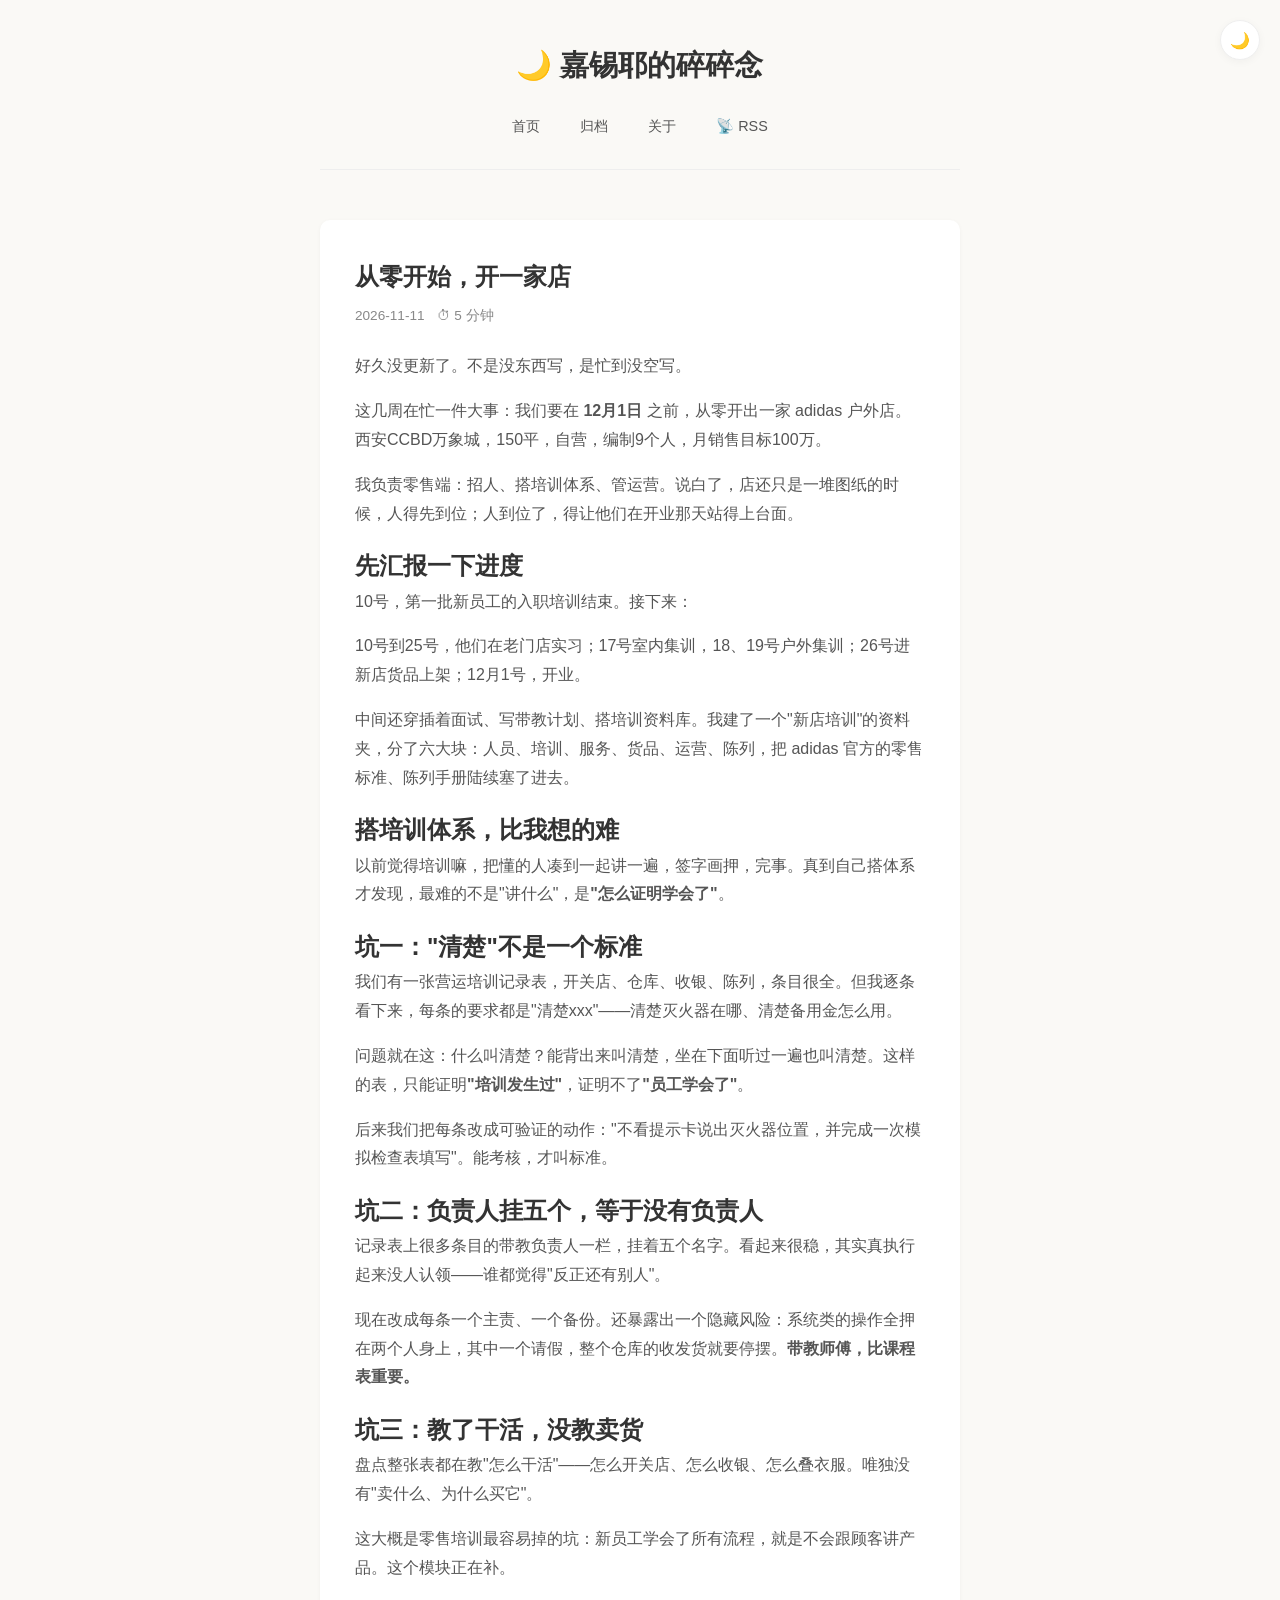
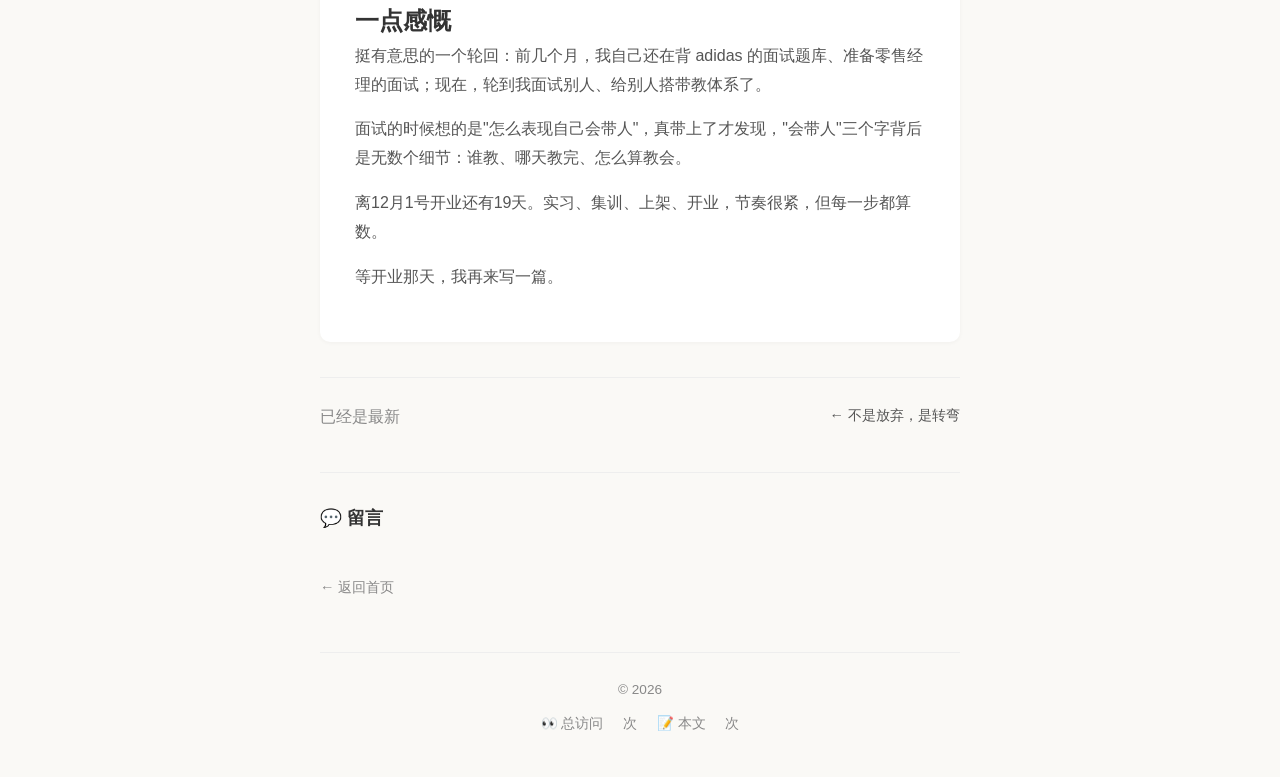
<file: posts/2026-11-11-newstore.html>
<!DOCTYPE html>
<html lang="zh-CN">
<head>
    <meta charset="UTF-8">
    <meta name="viewport" content="width=device-width, initial-scale=1.0">
    <title>从零开始，开一家店 - 嘉锡耶的碎碎念</title>
    <link rel="stylesheet" href="../style.css">
    <link rel="alternate" type="application/rss+xml" title="嘉锡耶的碎碎念" href="../index.xml" />
    <link rel="icon" href="data:image/svg+xml,<svg xmlns='http://www.w3.org/2000/svg' viewBox='0 0 100 100'><text y='.9em' font-size='90'>🌙</text></svg>">

    <!-- Open Graph -->
    <meta property="og:title" content="从零开始，开一家店 - 嘉锡耶的碎碎念">
    <meta property="og:description" content="12月1日开业前，我在西安CCBD万象城从零开一家adidas户外店">
    <meta property="og:url" content="https://sunjiaxi0407.github.io/posts/2026-11-11-newstore.html">
    <meta property="og:type" content="article">
</head>
<body>
    <button id="theme-toggle" title="切换主题">🌙</button>

    <div class="container">
        <header>
            <h1>🌙 嘉锡耶的碎碎念</h1>
            <nav>
                <a href="../index.html">首页</a>
                <a href="../archives.html">归档</a>
                <a href="../about.html">关于</a>
                <a href="../index.xml">📡 RSS</a>
            </nav>
        </header>

        <article class="content">
            <h1>从零开始，开一家店</h1>
            <div class="meta">
                <time>2026-11-11</time>
                <span class="read-time">5 分钟</span>
            </div>

            <p>好久没更新了。不是没东西写，是忙到没空写。</p>

            <p>这几周在忙一件大事：我们要在 <strong>12月1日</strong> 之前，从零开出一家 adidas 户外店。西安CCBD万象城，150平，自营，编制9个人，月销售目标100万。</p>

            <p>我负责零售端：招人、搭培训体系、管运营。说白了，店还只是一堆图纸的时候，人得先到位；人到位了，得让他们在开业那天站得上台面。</p>

            <h2>先汇报一下进度</h2>

            <p>10号，第一批新员工的入职培训结束。接下来：</p>

            <p>10号到25号，他们在老门店实习；17号室内集训，18、19号户外集训；26号进新店货品上架；12月1号，开业。</p>

            <p>中间还穿插着面试、写带教计划、搭培训资料库。我建了一个"新店培训"的资料夹，分了六大块：人员、培训、服务、货品、运营、陈列，把 adidas 官方的零售标准、陈列手册陆续塞了进去。</p>

            <h2>搭培训体系，比我想的难</h2>

            <p>以前觉得培训嘛，把懂的人凑到一起讲一遍，签字画押，完事。真到自己搭体系才发现，最难的不是"讲什么"，是<strong>"怎么证明学会了"</strong>。</p>

            <h2>坑一："清楚"不是一个标准</h2>

            <p>我们有一张营运培训记录表，开关店、仓库、收银、陈列，条目很全。但我逐条看下来，每条的要求都是"清楚xxx"——清楚灭火器在哪、清楚备用金怎么用。</p>

            <p>问题就在这：什么叫清楚？能背出来叫清楚，坐在下面听过一遍也叫清楚。这样的表，只能证明<strong>"培训发生过"</strong>，证明不了<strong>"员工学会了"</strong>。</p>

            <p>后来我们把每条改成可验证的动作："不看提示卡说出灭火器位置，并完成一次模拟检查表填写"。能考核，才叫标准。</p>

            <h2>坑二：负责人挂五个，等于没有负责人</h2>

            <p>记录表上很多条目的带教负责人一栏，挂着五个名字。看起来很稳，其实真执行起来没人认领——谁都觉得"反正还有别人"。</p>

            <p>现在改成每条一个主责、一个备份。还暴露出一个隐藏风险：系统类的操作全押在两个人身上，其中一个请假，整个仓库的收发货就要停摆。<strong>带教师傅，比课程表重要。</strong></p>

            <h2>坑三：教了干活，没教卖货</h2>

            <p>盘点整张表都在教"怎么干活"——怎么开关店、怎么收银、怎么叠衣服。唯独没有"卖什么、为什么买它"。</p>

            <p>这大概是零售培训最容易掉的坑：新员工学会了所有流程，就是不会跟顾客讲产品。这个模块正在补。</p>

            <h2>一点感慨</h2>

            <p>挺有意思的一个轮回：前几个月，我自己还在背 adidas 的面试题库、准备零售经理的面试；现在，轮到我面试别人、给别人搭带教体系了。</p>

            <p>面试的时候想的是"怎么表现自己会带人"，真带上了才发现，"会带人"三个字背后是无数个细节：谁教、哪天教完、怎么算教会。</p>

            <p>离12月1号开业还有19天。实习、集训、上架、开业，节奏很紧，但每一步都算数。</p>

            <p>等开业那天，我再来写一篇。</p>
        </article>

        <div class="post-nav">
            <span class="empty">已经是最新</span>
            <a href="2026-09-02-pivot.html" class="prev">不是放弃，是转弯</a>
        </div>

        <div class="comments">
            <h3>💬 留言</h3>
            <script src="https://utteranc.es/client.js"
                repo="Sunjiaxi0407/Sunjiaxi0407.github.io"
                issue-term="pathname"
                theme="preferred-color-scheme"
                crossorigin="anonymous"
                async>
            </script>
        </div>

        <a href="../index.html" class="back">← 返回首页</a>

        <footer>
            <p>© 2026</p>
            <div class="stats">
                <span>👀 总访问 <span id="busuanzi_value_site_pv"></span> 次</span>
                <span>📝 本文 <span id="busuanzi_value_page_pv"></span> 次</span>
            </div>
        </footer>
    </div>

    <button id="back-to-top" title="回到顶部">↑</button>
    <script>
        const themeToggle = document.getElementById('theme-toggle');
        const savedTheme = localStorage.getItem('theme');
        if (savedTheme === 'dark' || (!savedTheme && window.matchMedia('(prefers-color-scheme: dark)').matches)) {
            document.documentElement.setAttribute('data-theme', 'dark');
            themeToggle.textContent = '☀️';
        }
        themeToggle.addEventListener('click', () => {
            const isDark = document.documentElement.getAttribute('data-theme') === 'dark';
            if (isDark) {
                document.documentElement.removeAttribute('data-theme');
                localStorage.setItem('theme', 'light');
                themeToggle.textContent = '🌙';
            } else {
                document.documentElement.setAttribute('data-theme', 'dark');
                localStorage.setItem('theme', 'dark');
                themeToggle.textContent = '☀️';
            }
        });

        const backToTop = document.getElementById('back-to-top');
        window.addEventListener('scroll', () => {
            if (window.scrollY > 300) {
                backToTop.classList.add('show');
            } else {
                backToTop.classList.remove('show');
            }
        });
        backToTop.addEventListener('click', () => {
            window.scrollTo({ top: 0, behavior: 'smooth' });
        });
    </script>
</body>
</html>
</file>
<file: style.css>
/* ===== CSS 变量 - 支持暗黑模式 ===== */
:root {
    --bg: #faf9f6;
    --card: #fff;
    --text: #333;
    --text-secondary: #555;
    --text-muted: #888;
    --border: #eee;
    --border-light: #f0f0f0;
    --accent: #3a5f8a;
    --tag-bg: #f0f4f8;
    --tag-text: #3a5f8a;
    --shadow: rgba(0,0,0,0.04);
    --code-bg: #f5f5f5;
}

[data-theme="dark"] {
    --bg: #1a1a1a;
    --card: #242424;
    --text: #e0e0e0;
    --text-secondary: #b0b0b0;
    --text-muted: #777;
    --border: #333;
    --border-light: #2a2a2a;
    --accent: #6b9dc7;
    --tag-bg: #2a3a4a;
    --tag-text: #6b9dc7;
    --shadow: rgba(0,0,0,0.2);
    --code-bg: #2a2a2a;
}

/* ===== 基础 ===== */
* {
    margin: 0;
    padding: 0;
    box-sizing: border-box;
}

body {
    font-family: -apple-system, BlinkMacSystemFont, "Segoe UI", Roboto, "Helvetica Neue", Arial, "PingFang SC", "Hiragino Sans GB", "Microsoft YaHei", sans-serif;
    background: var(--bg);
    color: var(--text);
    line-height: 1.8;
    transition: background 0.3s, color 0.3s;
}

.container {
    max-width: 680px;
    margin: 0 auto;
    padding: 40px 20px;
}

/* ===== Header ===== */
header {
    text-align: center;
    margin-bottom: 50px;
    padding-bottom: 25px;
    border-bottom: 1px solid var(--border);
}

header h1 {
    font-size: 1.8em;
    font-weight: 600;
    margin-bottom: 6px;
}

header .desc {
    color: var(--text-muted);
    font-size: 0.9em;
}

nav {
    margin-top: 18px;
    display: flex;
    justify-content: center;
    flex-wrap: wrap;
    gap: 4px;
}

nav a {
    color: var(--text-secondary);
    text-decoration: none;
    margin: 0 10px;
    font-size: 0.9em;
    padding: 4px 8px;
    border-radius: 4px;
    transition: all 0.2s;
}

nav a:hover {
    color: var(--accent);
    background: var(--tag-bg);
}

/* ===== 文章列表 ===== */
.post {
    margin-bottom: 35px;
    padding-bottom: 25px;
    border-bottom: 1px solid var(--border-light);
}

.post:last-child {
    border-bottom: none;
}

.post h2 {
    font-size: 1.25em;
    font-weight: 500;
    margin-bottom: 4px;
}

.post h2 a {
    color: var(--text);
    text-decoration: none;
}

.post h2 a:hover {
    color: var(--accent);
}

.post time {
    color: var(--text-muted);
    font-size: 0.82em;
}

.post .excerpt {
    margin-top: 8px;
    color: var(--text-secondary);
    font-size: 0.95em;
}

.post .tags {
    margin-top: 8px;
}

/* ===== 文章详情页 ===== */
article.content {
    background: var(--card);
    padding: 35px;
    border-radius: 10px;
    box-shadow: 0 1px 4px var(--shadow);
    transition: background 0.3s;
}

article.content h1 {
    font-size: 1.5em;
    margin-bottom: 6px;
    font-weight: 600;
}

.meta {
    color: var(--text-muted);
    font-size: 0.85em;
    margin-bottom: 24px;
    display: flex;
    flex-wrap: wrap;
    gap: 12px;
    align-items: center;
}

.meta .read-time::before {
    content: "⏱ ";
}

article.content p {
    margin-bottom: 16px;
    color: var(--text-secondary);
}

article.content img {
    max-width: 100%;
    border-radius: 8px;
    margin: 16px 0;
    display: block;
}

/* ===== 标签 ===== */
.tags {
    margin-top: 12px;
}

.tag {
    display: inline-block;
    background: var(--tag-bg);
    color: var(--tag-text);
    padding: 2px 10px;
    border-radius: 12px;
    font-size: 0.82em;
    margin-right: 6px;
    text-decoration: none;
    transition: opacity 0.2s;
}

.tag:hover {
    opacity: 0.8;
}

/* ===== 上一篇/下一篇 ===== */
.post-nav {
    margin-top: 35px;
    padding-top: 25px;
    border-top: 1px solid var(--border);
    display: flex;
    justify-content: space-between;
    gap: 20px;
}

.post-nav a {
    color: var(--text-secondary);
    text-decoration: none;
    font-size: 0.9em;
    max-width: 45%;
}

.post-nav a:hover {
    color: var(--accent);
}

.post-nav .prev::before {
    content: "← ";
}

.post-nav .next::after {
    content: " →";
}

.post-nav .empty {
    color: var(--text-muted);
}

/* ===== 评论 ===== */
.comments {
    margin-top: 40px;
    padding-top: 30px;
    border-top: 1px solid var(--border);
}

.comments h3 {
    font-size: 1.1em;
    margin-bottom: 15px;
    color: var(--text);
}

/* ===== 归档页 ===== */
.archive-year {
    margin-bottom: 30px;
}

.archive-year h2 {
    font-size: 1.2em;
    color: var(--accent);
    margin-bottom: 12px;
    padding-bottom: 6px;
    border-bottom: 2px solid var(--border);
}

.archive-list {
    list-style: none;
}

.archive-list li {
    padding: 8px 0;
    border-bottom: 1px dashed var(--border-light);
    display: flex;
    align-items: baseline;
    gap: 12px;
}

.archive-list time {
    color: var(--text-muted);
    font-size: 0.85em;
    min-width: 90px;
    flex-shrink: 0;
}

.archive-list a {
    color: var(--text);
    text-decoration: none;
}

.archive-list a:hover {
    color: var(--accent);
}

/* ===== 回到顶部 ===== */
#back-to-top {
    position: fixed;
    bottom: 30px;
    right: 30px;
    width: 44px;
    height: 44px;
    background: var(--card);
    color: var(--text-muted);
    border: 1px solid var(--border);
    border-radius: 50%;
    cursor: pointer;
    font-size: 18px;
    display: none;
    align-items: center;
    justify-content: center;
    box-shadow: 0 2px 8px var(--shadow);
    transition: all 0.3s;
    z-index: 100;
}

#back-to-top:hover {
    background: var(--accent);
    color: #fff;
    border-color: var(--accent);
}

#back-to-top.show {
    display: flex;
}

/* ===== 暗黑模式切换 ===== */
#theme-toggle {
    position: fixed;
    top: 20px;
    right: 20px;
    width: 40px;
    height: 40px;
    background: var(--card);
    border: 1px solid var(--border);
    border-radius: 50%;
    cursor: pointer;
    font-size: 16px;
    display: flex;
    align-items: center;
    justify-content: center;
    box-shadow: 0 2px 8px var(--shadow);
    transition: all 0.3s;
    z-index: 100;
}

#theme-toggle:hover {
    transform: scale(1.1);
}

/* ===== Footer ===== */
footer {
    text-align: center;
    margin-top: 50px;
    padding-top: 25px;
    border-top: 1px solid var(--border);
    color: var(--text-muted);
    font-size: 0.85em;
}

.stats {
    margin-top: 10px;
}

.stats span {
    margin: 0 8px;
}

#busuanzi_value_site_pv,
#busuanzi_value_page_pv {
    color: var(--text-secondary);
    font-weight: 500;
}

/* ===== 返回首页 ===== */
.back {
    display: inline-block;
    margin-top: 25px;
    color: var(--text-muted);
    text-decoration: none;
    font-size: 0.9em;
}

.back:hover {
    color: var(--accent);
}

/* ===== 响应式 ===== */
@media (max-width: 480px) {
    .container {
        padding: 25px 15px;
    }
    
    article.content {
        padding: 25px 20px;
    }
    
    .post-nav {
        flex-direction: column;
        gap: 10px;
    }
    
    .post-nav a {
        max-width: 100%;
    }
    
    #theme-toggle {
        top: 10px;
        right: 10px;
        width: 36px;
        height: 36px;
    }
}
</file>
